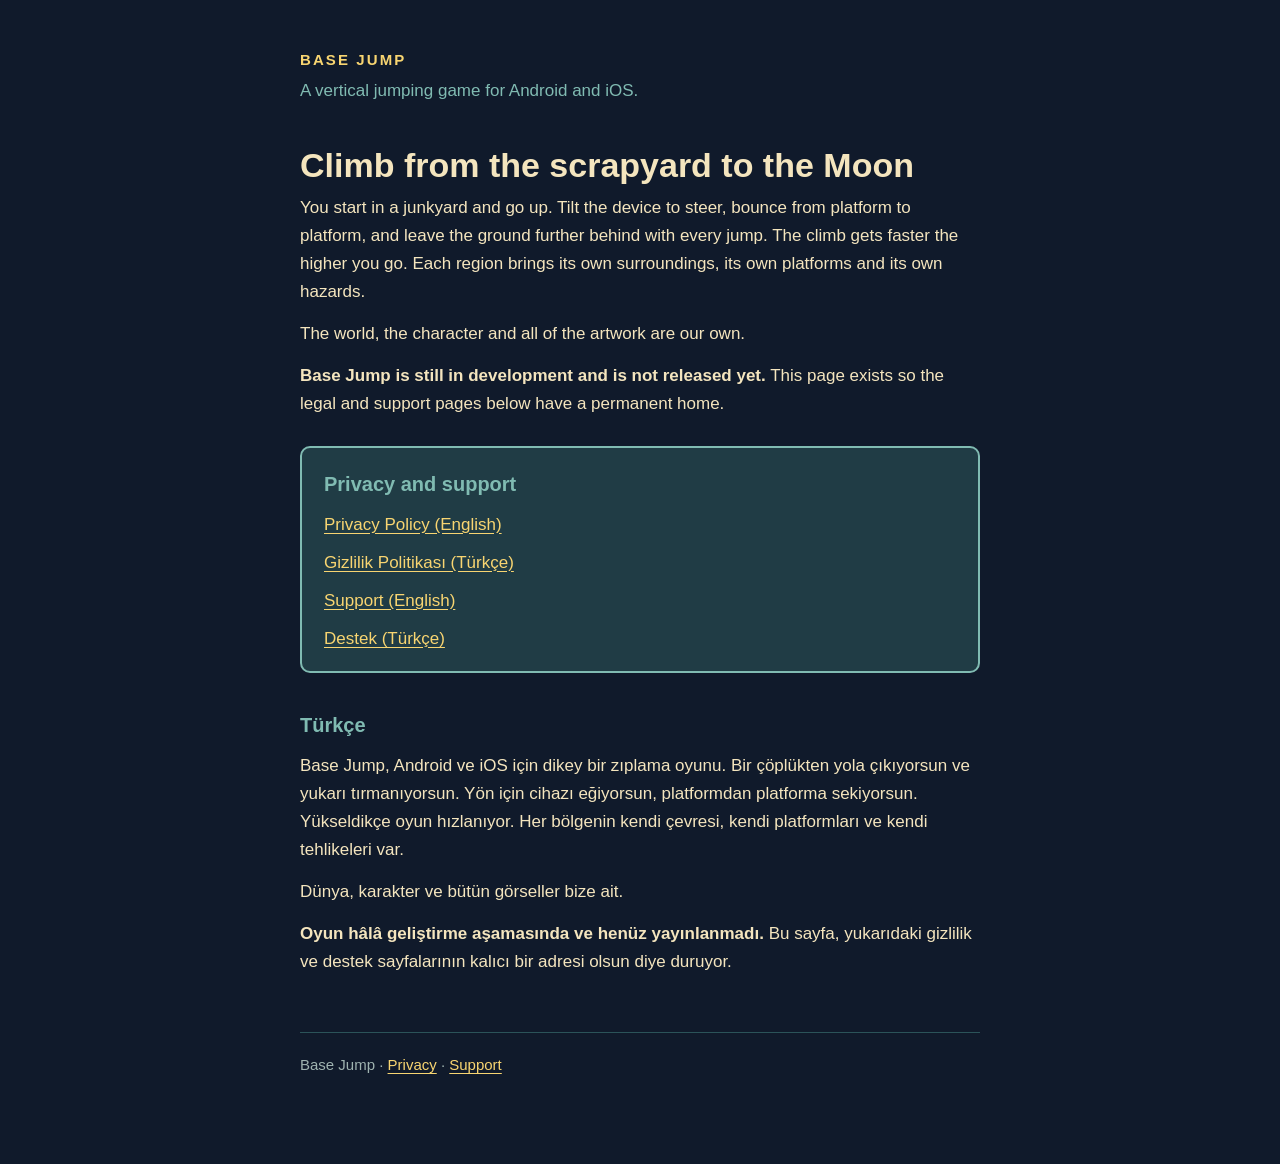
<file: index.html>
<!doctype html>
<!-- Base Jump landing page.
     Goes at the root of kutayoz.github.io, next to app-ads.txt.
     This address is what Google Play lists as the developer website and
     what the App Store lists as the marketing URL, so it must not 404. -->
<html lang="en">
<head>
<meta charset="utf-8" />
<meta name="viewport" content="width=device-width, initial-scale=1" />
<title>Base Jump</title>
<meta name="description" content="Base Jump is a vertical jumping game for Android and iOS. Climb from a scrapyard all the way to the Moon." />
<link rel="stylesheet" href="style.css" />
</head>
<body>
<div class="wrap">

  <p class="brand">Base Jump</p>
  <p class="tagline">A vertical jumping game for Android and iOS.</p>

  <h1>Climb from the scrapyard to the Moon</h1>

  <p>You start in a junkyard and go up. Tilt the device to steer, bounce from
  platform to platform, and leave the ground further behind with every jump.
  The climb gets faster the higher you go. Each region brings its own
  surroundings, its own platforms and its own hazards.</p>

  <p>The world, the character and all of the artwork are our own.</p>

  <p><strong>Base Jump is still in development and is not released yet.</strong>
  This page exists so the legal and support pages below have a permanent home.</p>

  <div class="panel">
    <h2>Privacy and support</h2>
    <ul class="links">
      <li><a href="privacy.html">Privacy Policy (English)</a></li>
      <li><a href="gizlilik.html">Gizlilik Politikası (Türkçe)</a></li>
      <li><a href="support.html">Support (English)</a></li>
      <li><a href="destek.html">Destek (Türkçe)</a></li>
    </ul>
  </div>

  <h2>Türkçe</h2>

  <p>Base Jump, Android ve iOS için dikey bir zıplama oyunu. Bir çöplükten yola
  çıkıyorsun ve yukarı tırmanıyorsun. Yön için cihazı eğiyorsun, platformdan
  platforma sekiyorsun. Yükseldikçe oyun hızlanıyor. Her bölgenin kendi
  çevresi, kendi platformları ve kendi tehlikeleri var.</p>

  <p>Dünya, karakter ve bütün görseller bize ait.</p>

  <p><strong>Oyun hâlâ geliştirme aşamasında ve henüz yayınlanmadı.</strong>
  Bu sayfa, yukarıdaki gizlilik ve destek sayfalarının kalıcı bir adresi olsun
  diye duruyor.</p>

  <p class="footer">Base Jump &middot; <a href="privacy.html">Privacy</a>
  &middot; <a href="support.html">Support</a></p>

</div>
</body>
</html>
</file>
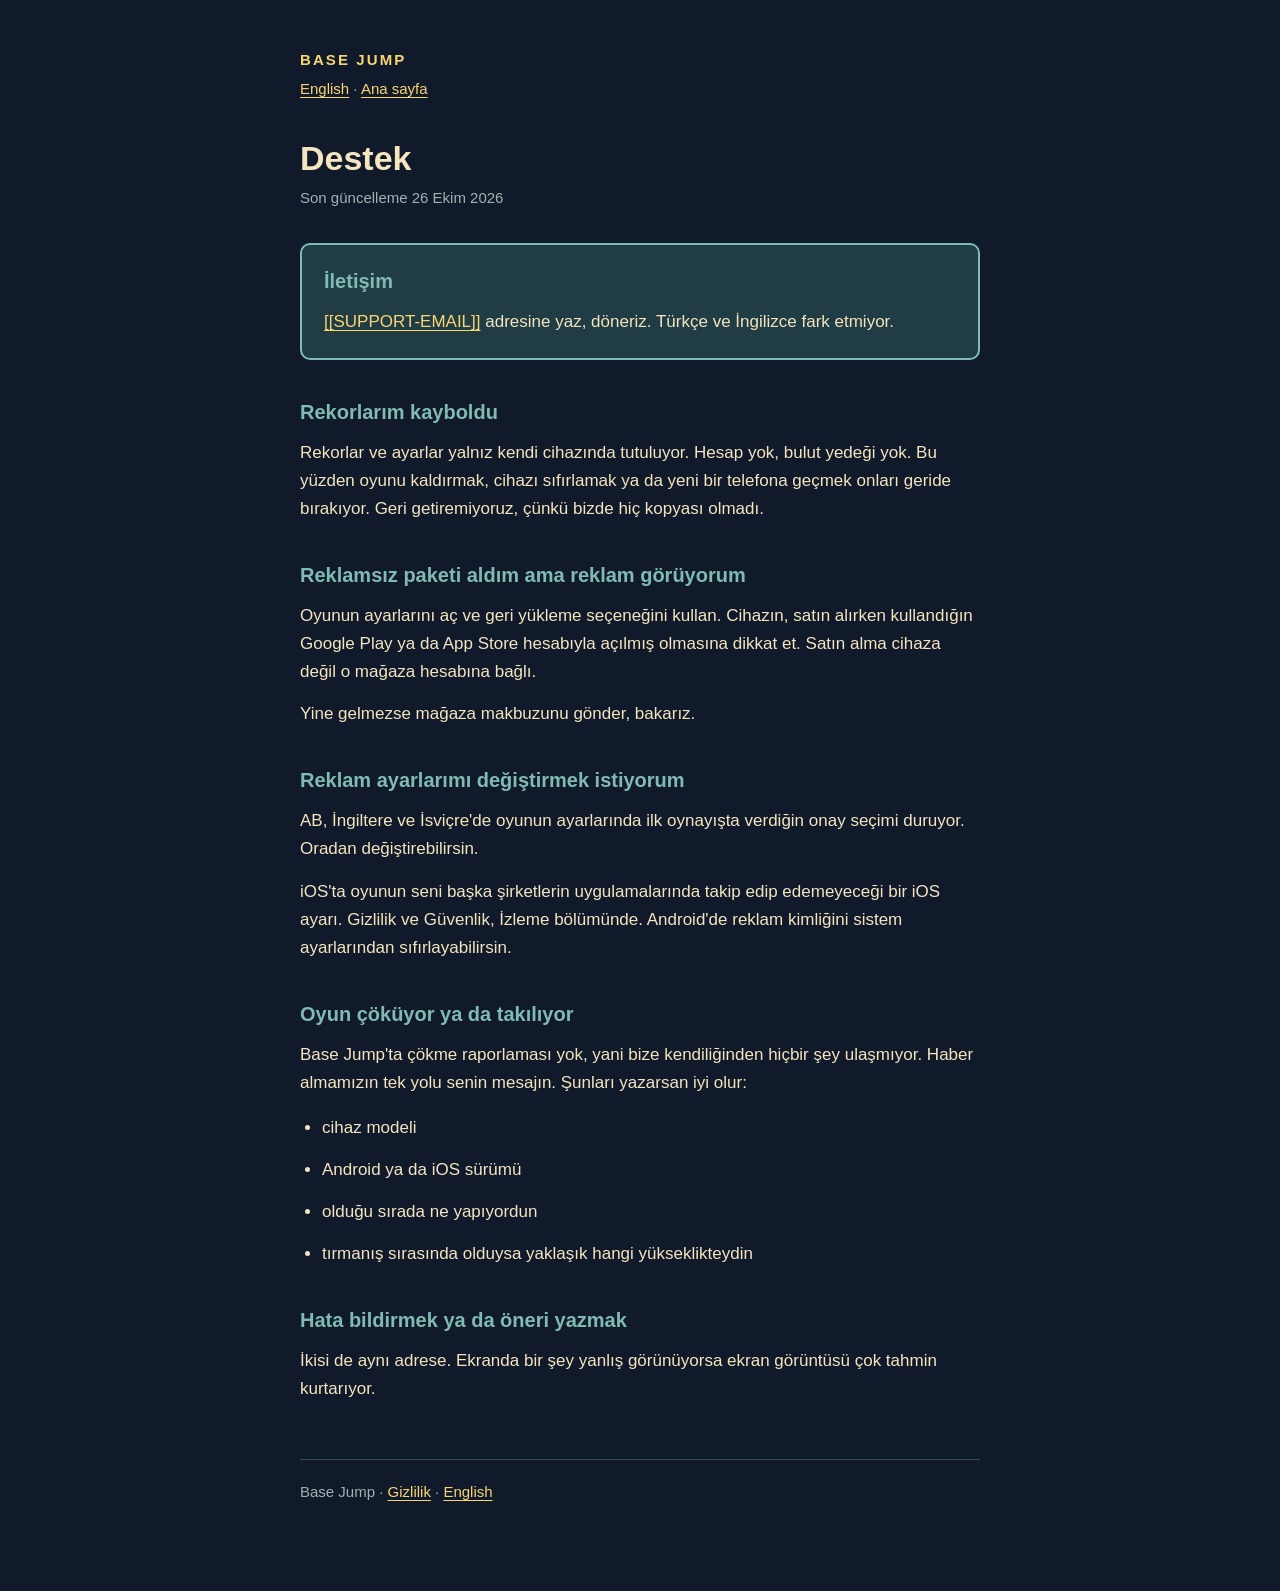
<file: destek.html>
<!doctype html>
<!-- Base Jump destek sayfası, Türkçe.
     İngilizce karşılığı support.html. İki dosya aynı şeyi söylemek zorunda.
     [[SUPPORT-EMAIL]] yer tutucudur, yayına çıkmadan önce değiştirilir.
     Asgari Android ve iOS sürümleri bilerek yazılmadı, henüz karar yok. -->
<html lang="tr">
<head>
<meta charset="utf-8" />
<meta name="viewport" content="width=device-width, initial-scale=1" />
<title>Base Jump — Destek</title>
<meta name="description" content="Base Jump yardım: kayıtlı rekorlar, reklamsız paket, reklam ayarları ve hata bildirimi." />
<link rel="stylesheet" href="style.css" />
</head>
<body>
<div class="wrap">

  <p class="brand">Base Jump</p>
  <p class="langbar"><a href="support.html">English</a> &middot; <a href="index.html">Ana sayfa</a></p>

  <h1>Destek</h1>
  <p class="meta">Son güncelleme 26 Ekim 2026</p>

  <div class="panel">
    <h2>İletişim</h2>
    <p><a href="mailto:[[SUPPORT-EMAIL]]">[[SUPPORT-EMAIL]]</a> adresine yaz,
    döneriz. Türkçe ve İngilizce fark etmiyor.</p>
  </div>

  <h2>Rekorlarım kayboldu</h2>

  <p>Rekorlar ve ayarlar yalnız kendi cihazında tutuluyor. Hesap yok, bulut
  yedeği yok. Bu yüzden oyunu kaldırmak, cihazı sıfırlamak ya da yeni bir
  telefona geçmek onları geride bırakıyor. Geri getiremiyoruz, çünkü bizde hiç
  kopyası olmadı.</p>

  <h2>Reklamsız paketi aldım ama reklam görüyorum</h2>

  <p>Oyunun ayarlarını aç ve geri yükleme seçeneğini kullan. Cihazın, satın
  alırken kullandığın Google Play ya da App Store hesabıyla açılmış olmasına
  dikkat et. Satın alma cihaza değil o mağaza hesabına bağlı.</p>

  <p>Yine gelmezse mağaza makbuzunu gönder, bakarız.</p>

  <h2>Reklam ayarlarımı değiştirmek istiyorum</h2>

  <p>AB, İngiltere ve İsviçre'de oyunun ayarlarında ilk oynayışta verdiğin onay
  seçimi duruyor. Oradan değiştirebilirsin.</p>

  <p>iOS'ta oyunun seni başka şirketlerin uygulamalarında takip edip
  edemeyeceği bir iOS ayarı. Gizlilik ve Güvenlik, İzleme bölümünde. Android'de
  reklam kimliğini sistem ayarlarından sıfırlayabilirsin.</p>

  <h2>Oyun çöküyor ya da takılıyor</h2>

  <p>Base Jump'ta çökme raporlaması yok, yani bize kendiliğinden hiçbir şey
  ulaşmıyor. Haber almamızın tek yolu senin mesajın. Şunları yazarsan iyi olur:</p>

  <ul>
    <li>cihaz modeli</li>
    <li>Android ya da iOS sürümü</li>
    <li>olduğu sırada ne yapıyordun</li>
    <li>tırmanış sırasında olduysa yaklaşık hangi yükseklikteydin</li>
  </ul>

  <h2>Hata bildirmek ya da öneri yazmak</h2>

  <p>İkisi de aynı adrese. Ekranda bir şey yanlış görünüyorsa ekran görüntüsü
  çok tahmin kurtarıyor.</p>

  <p class="footer">Base Jump &middot; <a href="gizlilik.html">Gizlilik</a>
  &middot; <a href="support.html">English</a></p>

</div>
</body>
</html>
</file>
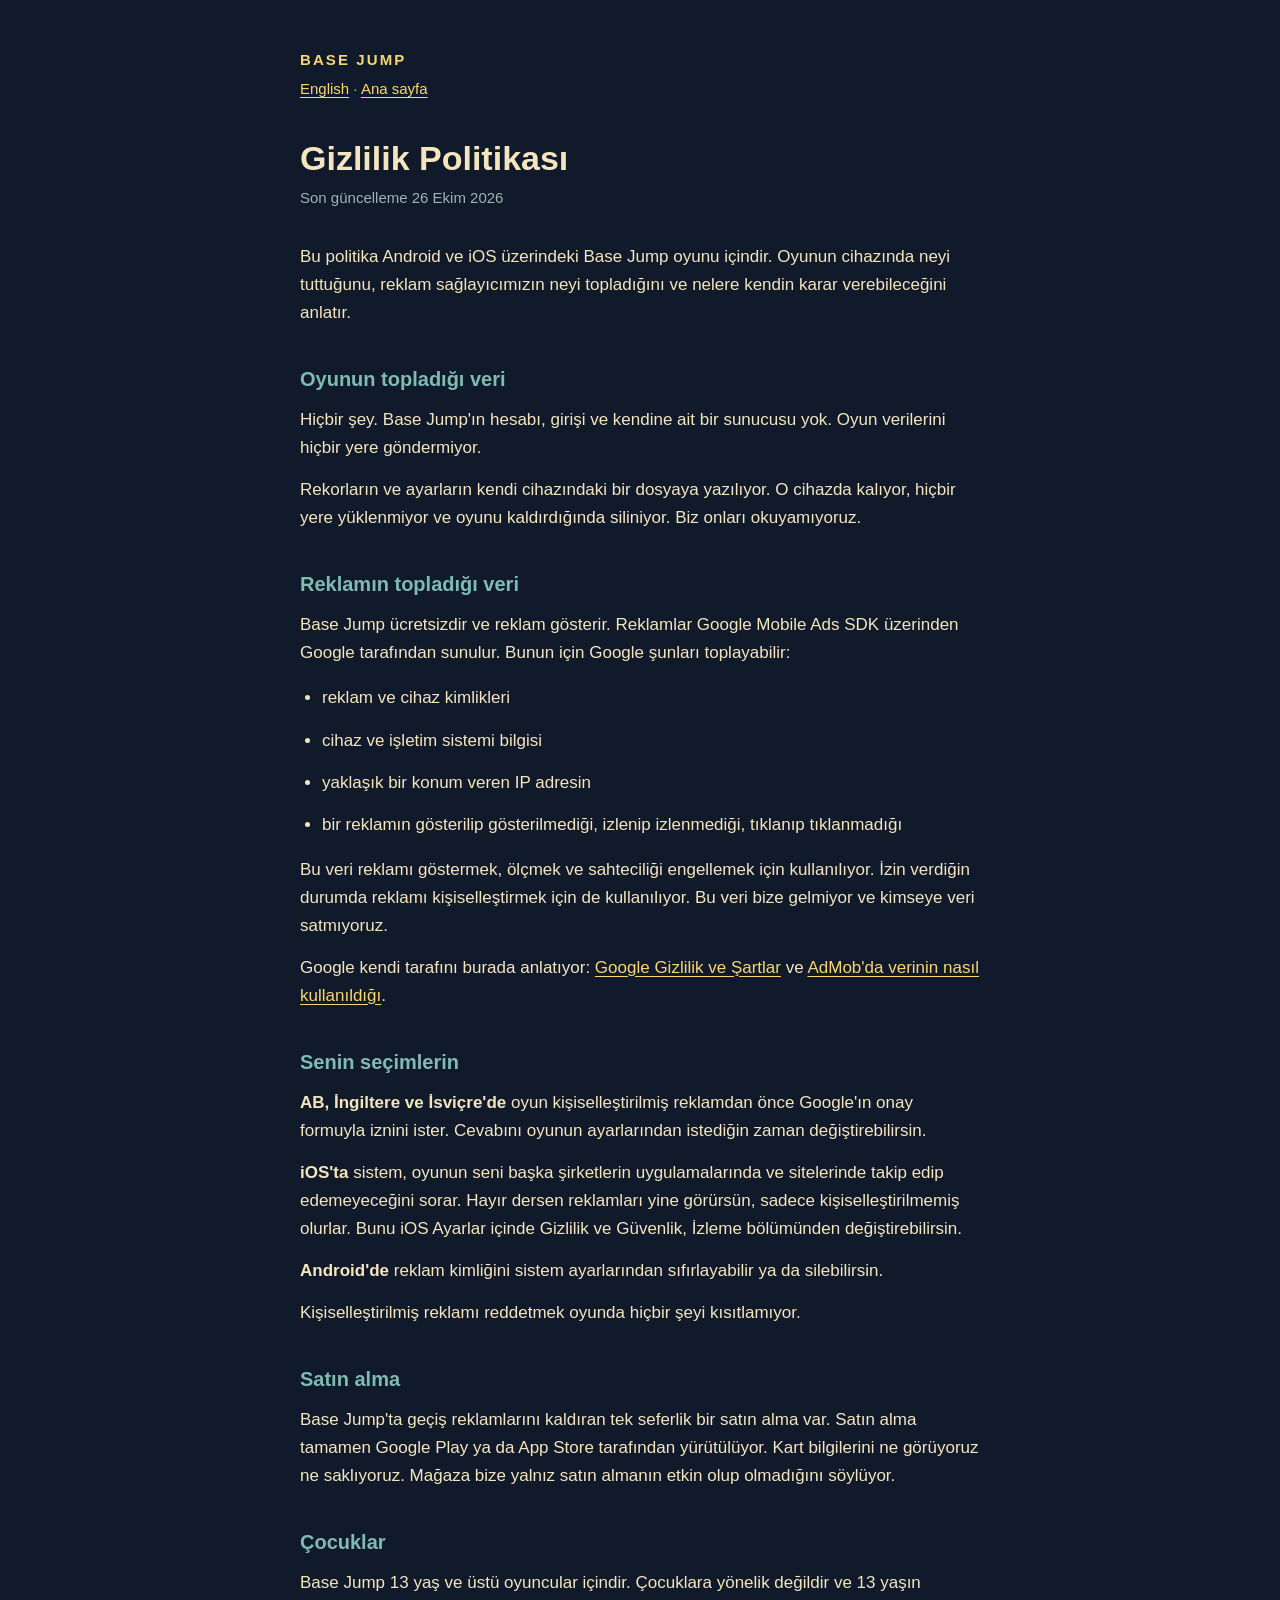
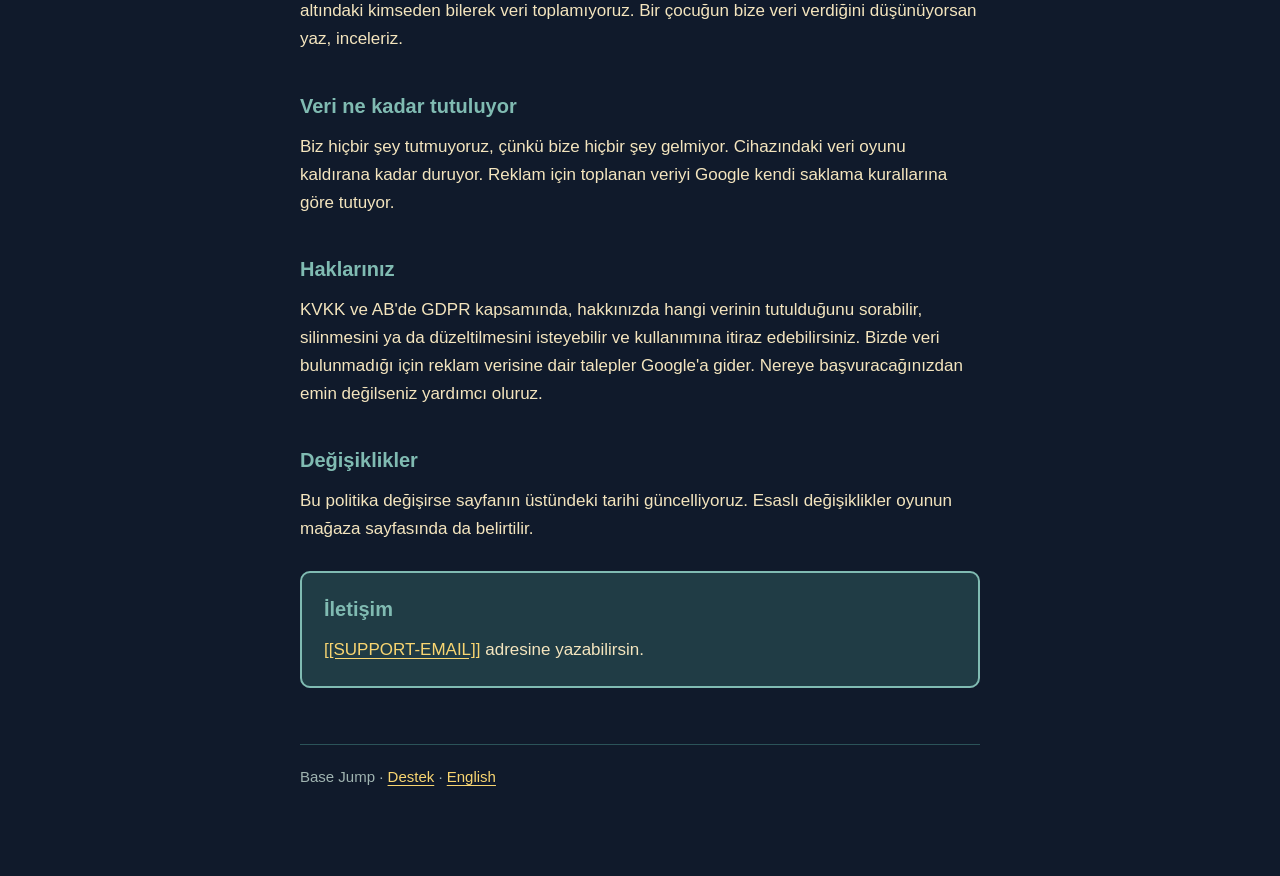
<file: gizlilik.html>
<!doctype html>
<!-- Base Jump gizlilik politikası, Türkçe.
     İngilizce karşılığı privacy.html. İki dosya aynı şeyi söylemek zorunda.
     Bir tarafı değiştiren her düzenleme öbürünü de değiştirir.
     [[SUPPORT-EMAIL]] yer tutucudur, yayına çıkmadan önce değiştirilir. -->
<html lang="tr">
<head>
<meta charset="utf-8" />
<meta name="viewport" content="width=device-width, initial-scale=1" />
<title>Base Jump — Gizlilik Politikası</title>
<meta name="description" content="Base Jump verilerle ne yapıyor: oyun cihazında ne tutuyor, reklam sağlayıcısı ne topluyor." />
<link rel="stylesheet" href="style.css" />
</head>
<body>
<div class="wrap">

  <p class="brand">Base Jump</p>
  <p class="langbar"><a href="privacy.html">English</a> &middot; <a href="index.html">Ana sayfa</a></p>

  <h1>Gizlilik Politikası</h1>
  <p class="meta">Son güncelleme 26 Ekim 2026</p>

  <p>Bu politika Android ve iOS üzerindeki Base Jump oyunu içindir. Oyunun
  cihazında neyi tuttuğunu, reklam sağlayıcımızın neyi topladığını ve nelere
  kendin karar verebileceğini anlatır.</p>

  <h2>Oyunun topladığı veri</h2>

  <p>Hiçbir şey. Base Jump'ın hesabı, girişi ve kendine ait bir sunucusu yok.
  Oyun verilerini hiçbir yere göndermiyor.</p>

  <p>Rekorların ve ayarların kendi cihazındaki bir dosyaya yazılıyor. O cihazda
  kalıyor, hiçbir yere yüklenmiyor ve oyunu kaldırdığında siliniyor. Biz onları
  okuyamıyoruz.</p>

  <h2>Reklamın topladığı veri</h2>

  <p>Base Jump ücretsizdir ve reklam gösterir. Reklamlar Google Mobile Ads SDK
  üzerinden Google tarafından sunulur. Bunun için Google şunları toplayabilir:</p>

  <ul>
    <li>reklam ve cihaz kimlikleri</li>
    <li>cihaz ve işletim sistemi bilgisi</li>
    <li>yaklaşık bir konum veren IP adresin</li>
    <li>bir reklamın gösterilip gösterilmediği, izlenip izlenmediği, tıklanıp tıklanmadığı</li>
  </ul>

  <p>Bu veri reklamı göstermek, ölçmek ve sahteciliği engellemek için
  kullanılıyor. İzin verdiğin durumda reklamı kişiselleştirmek için de
  kullanılıyor. Bu veri bize gelmiyor ve kimseye veri satmıyoruz.</p>

  <p>Google kendi tarafını burada anlatıyor:
  <a href="https://business.safety.google/privacy/">Google Gizlilik ve Şartlar</a>
  ve
  <a href="https://support.google.com/admob/answer/9012903">AdMob'da verinin nasıl kullanıldığı</a>.</p>

  <h2>Senin seçimlerin</h2>

  <p><strong>AB, İngiltere ve İsviçre'de</strong> oyun kişiselleştirilmiş
  reklamdan önce Google'ın onay formuyla iznini ister. Cevabını oyunun
  ayarlarından istediğin zaman değiştirebilirsin.</p>

  <p><strong>iOS'ta</strong> sistem, oyunun seni başka şirketlerin
  uygulamalarında ve sitelerinde takip edip edemeyeceğini sorar. Hayır dersen
  reklamları yine görürsün, sadece kişiselleştirilmemiş olurlar. Bunu iOS
  Ayarlar içinde Gizlilik ve Güvenlik, İzleme bölümünden değiştirebilirsin.</p>

  <p><strong>Android'de</strong> reklam kimliğini sistem ayarlarından
  sıfırlayabilir ya da silebilirsin.</p>

  <p>Kişiselleştirilmiş reklamı reddetmek oyunda hiçbir şeyi kısıtlamıyor.</p>

  <h2>Satın alma</h2>

  <p>Base Jump'ta geçiş reklamlarını kaldıran tek seferlik bir satın alma var.
  Satın alma tamamen Google Play ya da App Store tarafından yürütülüyor. Kart
  bilgilerini ne görüyoruz ne saklıyoruz. Mağaza bize yalnız satın almanın
  etkin olup olmadığını söylüyor.</p>

  <h2>Çocuklar</h2>

  <p>Base Jump 13 yaş ve üstü oyuncular içindir. Çocuklara yönelik değildir ve
  13 yaşın altındaki kimseden bilerek veri toplamıyoruz. Bir çocuğun bize veri
  verdiğini düşünüyorsan yaz, inceleriz.</p>

  <h2>Veri ne kadar tutuluyor</h2>

  <p>Biz hiçbir şey tutmuyoruz, çünkü bize hiçbir şey gelmiyor. Cihazındaki veri
  oyunu kaldırana kadar duruyor. Reklam için toplanan veriyi Google kendi
  saklama kurallarına göre tutuyor.</p>

  <h2>Haklarınız</h2>

  <p>KVKK ve AB'de GDPR kapsamında, hakkınızda hangi verinin tutulduğunu
  sorabilir, silinmesini ya da düzeltilmesini isteyebilir ve kullanımına itiraz
  edebilirsiniz. Bizde veri bulunmadığı için reklam verisine dair talepler
  Google'a gider. Nereye başvuracağınızdan emin değilseniz yardımcı oluruz.</p>

  <h2>Değişiklikler</h2>

  <p>Bu politika değişirse sayfanın üstündeki tarihi güncelliyoruz. Esaslı
  değişiklikler oyunun mağaza sayfasında da belirtilir.</p>

  <div class="panel">
    <h2>İletişim</h2>
    <p><a href="mailto:[[SUPPORT-EMAIL]]">[[SUPPORT-EMAIL]]</a> adresine yazabilirsin.</p>
  </div>

  <p class="footer">Base Jump &middot; <a href="destek.html">Destek</a>
  &middot; <a href="privacy.html">English</a></p>

</div>
</body>
</html>
</file>
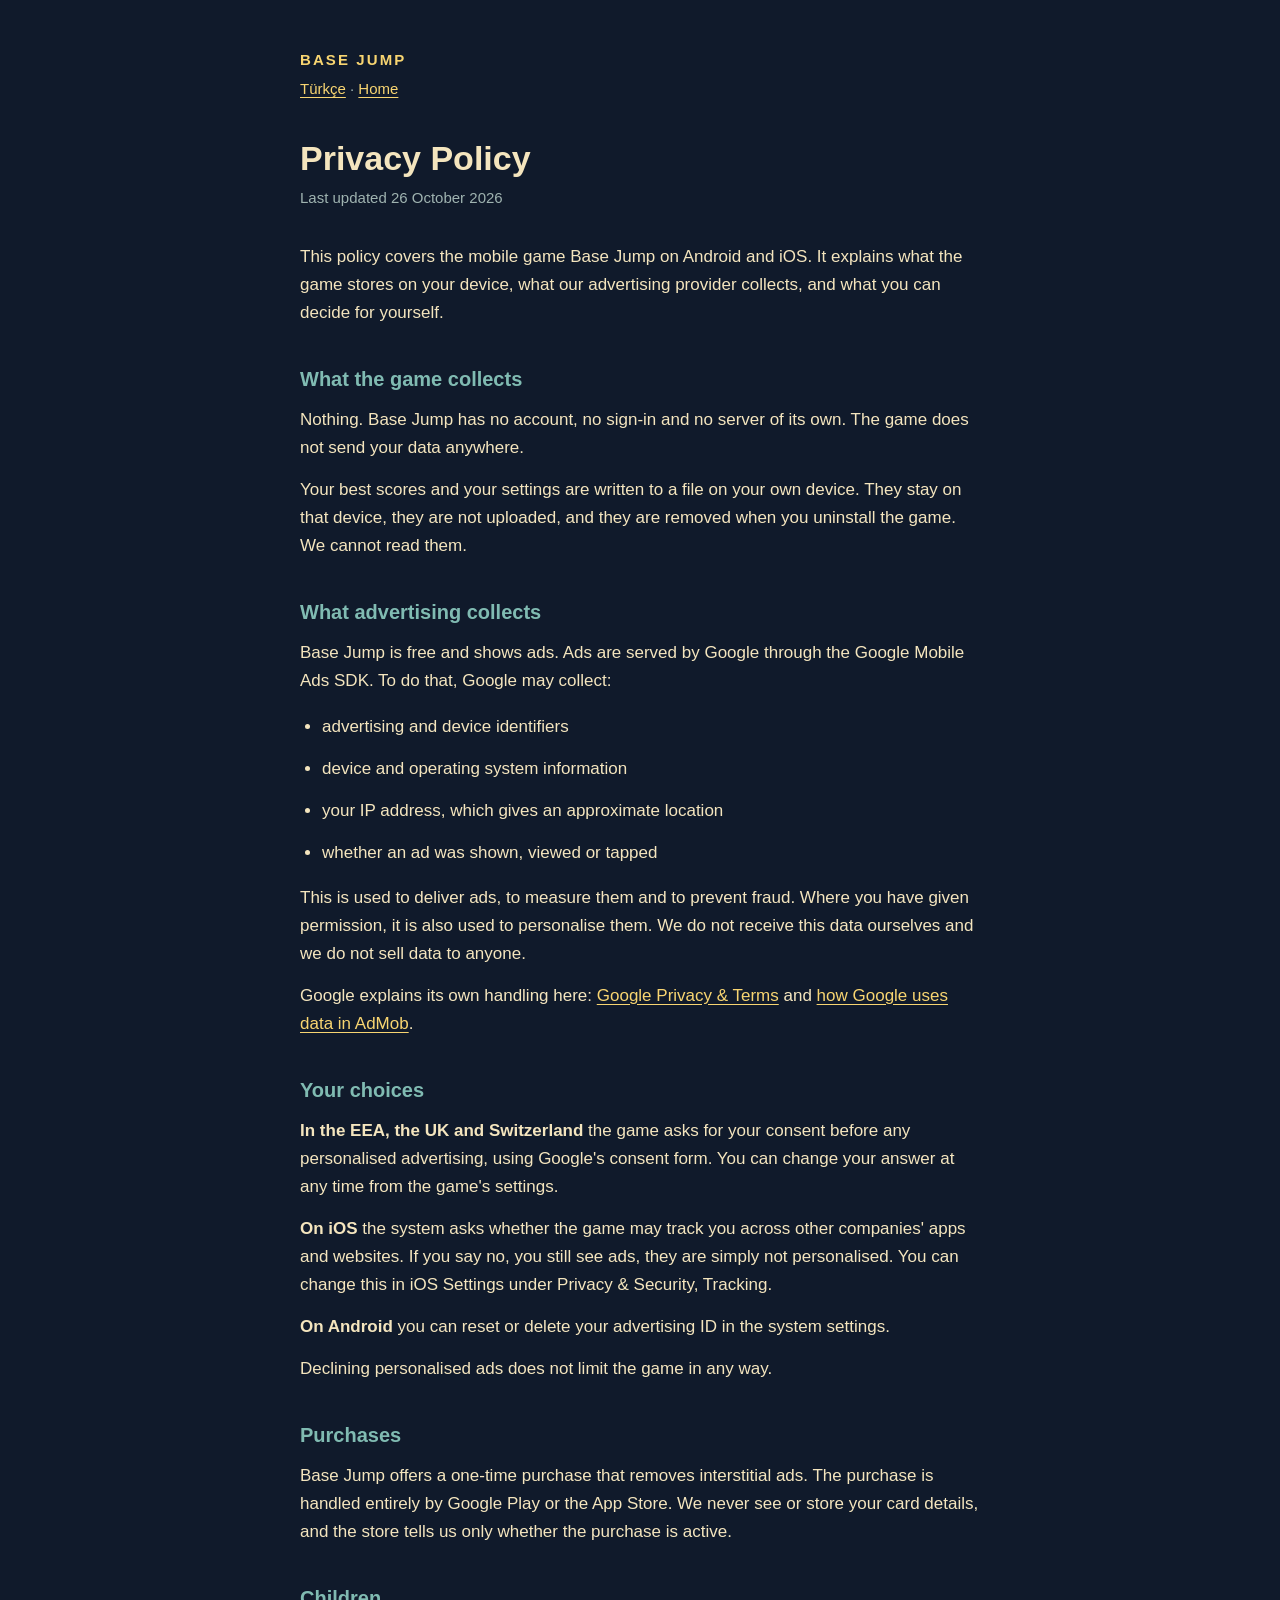
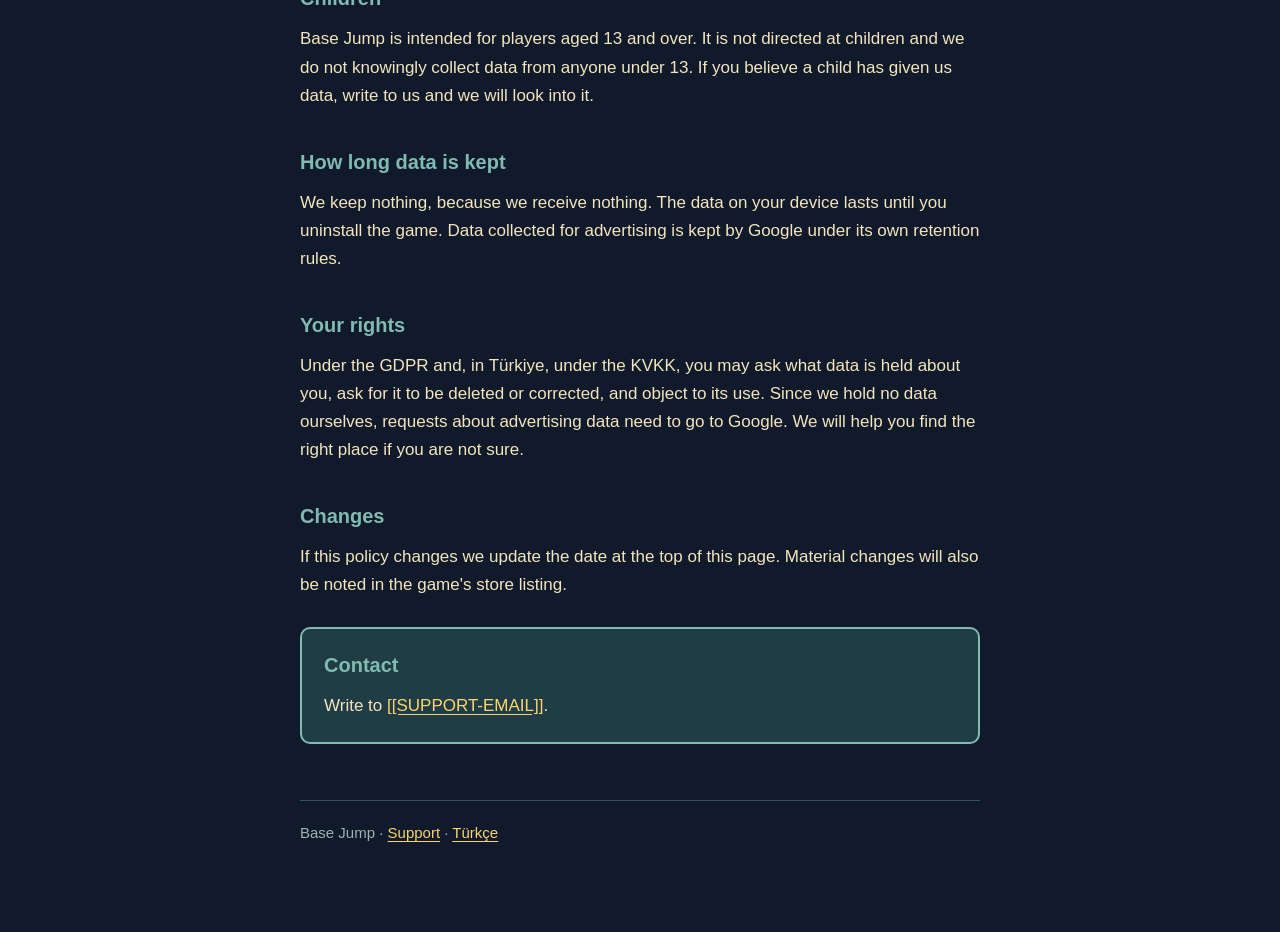
<file: privacy.html>
<!doctype html>
<!-- Base Jump privacy policy, English.

     BEFORE THIS GOES ON A STORE LISTING, CHECK THREE THINGS:

     1. [[SUPPORT-EMAIL]] is a placeholder. Replace every occurrence.
     2. The advertising section describes Google Mobile Ads, the one-time
        no-ads purchase and the consent flows decided in #72, #73, #79, #81
        and #82. None of that is implemented yet. If any of those decisions
        change, this text changes with them.
     3. The answers in the Play Data safety form and the App Store privacy
        labels (#84) must say exactly the same thing as this page. A
        mismatch is a review rejection.

     If analytics or crash reporting is ever added, this page and #84 must
     be updated in the same change. -->
<html lang="en">
<head>
<meta charset="utf-8" />
<meta name="viewport" content="width=device-width, initial-scale=1" />
<title>Base Jump — Privacy Policy</title>
<meta name="description" content="How Base Jump handles data: what the game stores on your device and what the advertising provider collects." />
<link rel="stylesheet" href="style.css" />
</head>
<body>
<div class="wrap">

  <p class="brand">Base Jump</p>
  <p class="langbar"><a href="gizlilik.html">Türkçe</a> &middot; <a href="index.html">Home</a></p>

  <h1>Privacy Policy</h1>
  <p class="meta">Last updated 26 October 2026</p>

  <p>This policy covers the mobile game Base Jump on Android and iOS. It
  explains what the game stores on your device, what our advertising provider
  collects, and what you can decide for yourself.</p>

  <h2>What the game collects</h2>

  <p>Nothing. Base Jump has no account, no sign-in and no server of its own.
  The game does not send your data anywhere.</p>

  <p>Your best scores and your settings are written to a file on your own
  device. They stay on that device, they are not uploaded, and they are
  removed when you uninstall the game. We cannot read them.</p>

  <h2>What advertising collects</h2>

  <p>Base Jump is free and shows ads. Ads are served by Google through the
  Google Mobile Ads SDK. To do that, Google may collect:</p>

  <ul>
    <li>advertising and device identifiers</li>
    <li>device and operating system information</li>
    <li>your IP address, which gives an approximate location</li>
    <li>whether an ad was shown, viewed or tapped</li>
  </ul>

  <p>This is used to deliver ads, to measure them and to prevent fraud. Where
  you have given permission, it is also used to personalise them. We do not
  receive this data ourselves and we do not sell data to anyone.</p>

  <p>Google explains its own handling here:
  <a href="https://business.safety.google/privacy/">Google Privacy &amp; Terms</a>
  and
  <a href="https://support.google.com/admob/answer/9012903">how Google uses data in AdMob</a>.</p>

  <h2>Your choices</h2>

  <p><strong>In the EEA, the UK and Switzerland</strong> the game asks for your
  consent before any personalised advertising, using Google's consent form. You
  can change your answer at any time from the game's settings.</p>

  <p><strong>On iOS</strong> the system asks whether the game may track you
  across other companies' apps and websites. If you say no, you still see ads,
  they are simply not personalised. You can change this in iOS Settings under
  Privacy &amp; Security, Tracking.</p>

  <p><strong>On Android</strong> you can reset or delete your advertising ID in
  the system settings.</p>

  <p>Declining personalised ads does not limit the game in any way.</p>

  <h2>Purchases</h2>

  <p>Base Jump offers a one-time purchase that removes interstitial ads. The
  purchase is handled entirely by Google Play or the App Store. We never see or
  store your card details, and the store tells us only whether the purchase is
  active.</p>

  <h2>Children</h2>

  <p>Base Jump is intended for players aged 13 and over. It is not directed at
  children and we do not knowingly collect data from anyone under 13. If you
  believe a child has given us data, write to us and we will look into it.</p>

  <h2>How long data is kept</h2>

  <p>We keep nothing, because we receive nothing. The data on your device lasts
  until you uninstall the game. Data collected for advertising is kept by Google
  under its own retention rules.</p>

  <h2>Your rights</h2>

  <p>Under the GDPR and, in Türkiye, under the KVKK, you may ask what data is
  held about you, ask for it to be deleted or corrected, and object to its use.
  Since we hold no data ourselves, requests about advertising data need to go to
  Google. We will help you find the right place if you are not sure.</p>

  <h2>Changes</h2>

  <p>If this policy changes we update the date at the top of this page. Material
  changes will also be noted in the game's store listing.</p>

  <div class="panel">
    <h2>Contact</h2>
    <p>Write to <a href="mailto:[[SUPPORT-EMAIL]]">[[SUPPORT-EMAIL]]</a>.</p>
  </div>

  <p class="footer">Base Jump &middot; <a href="support.html">Support</a>
  &middot; <a href="gizlilik.html">Türkçe</a></p>

</div>
</body>
</html>
</file>
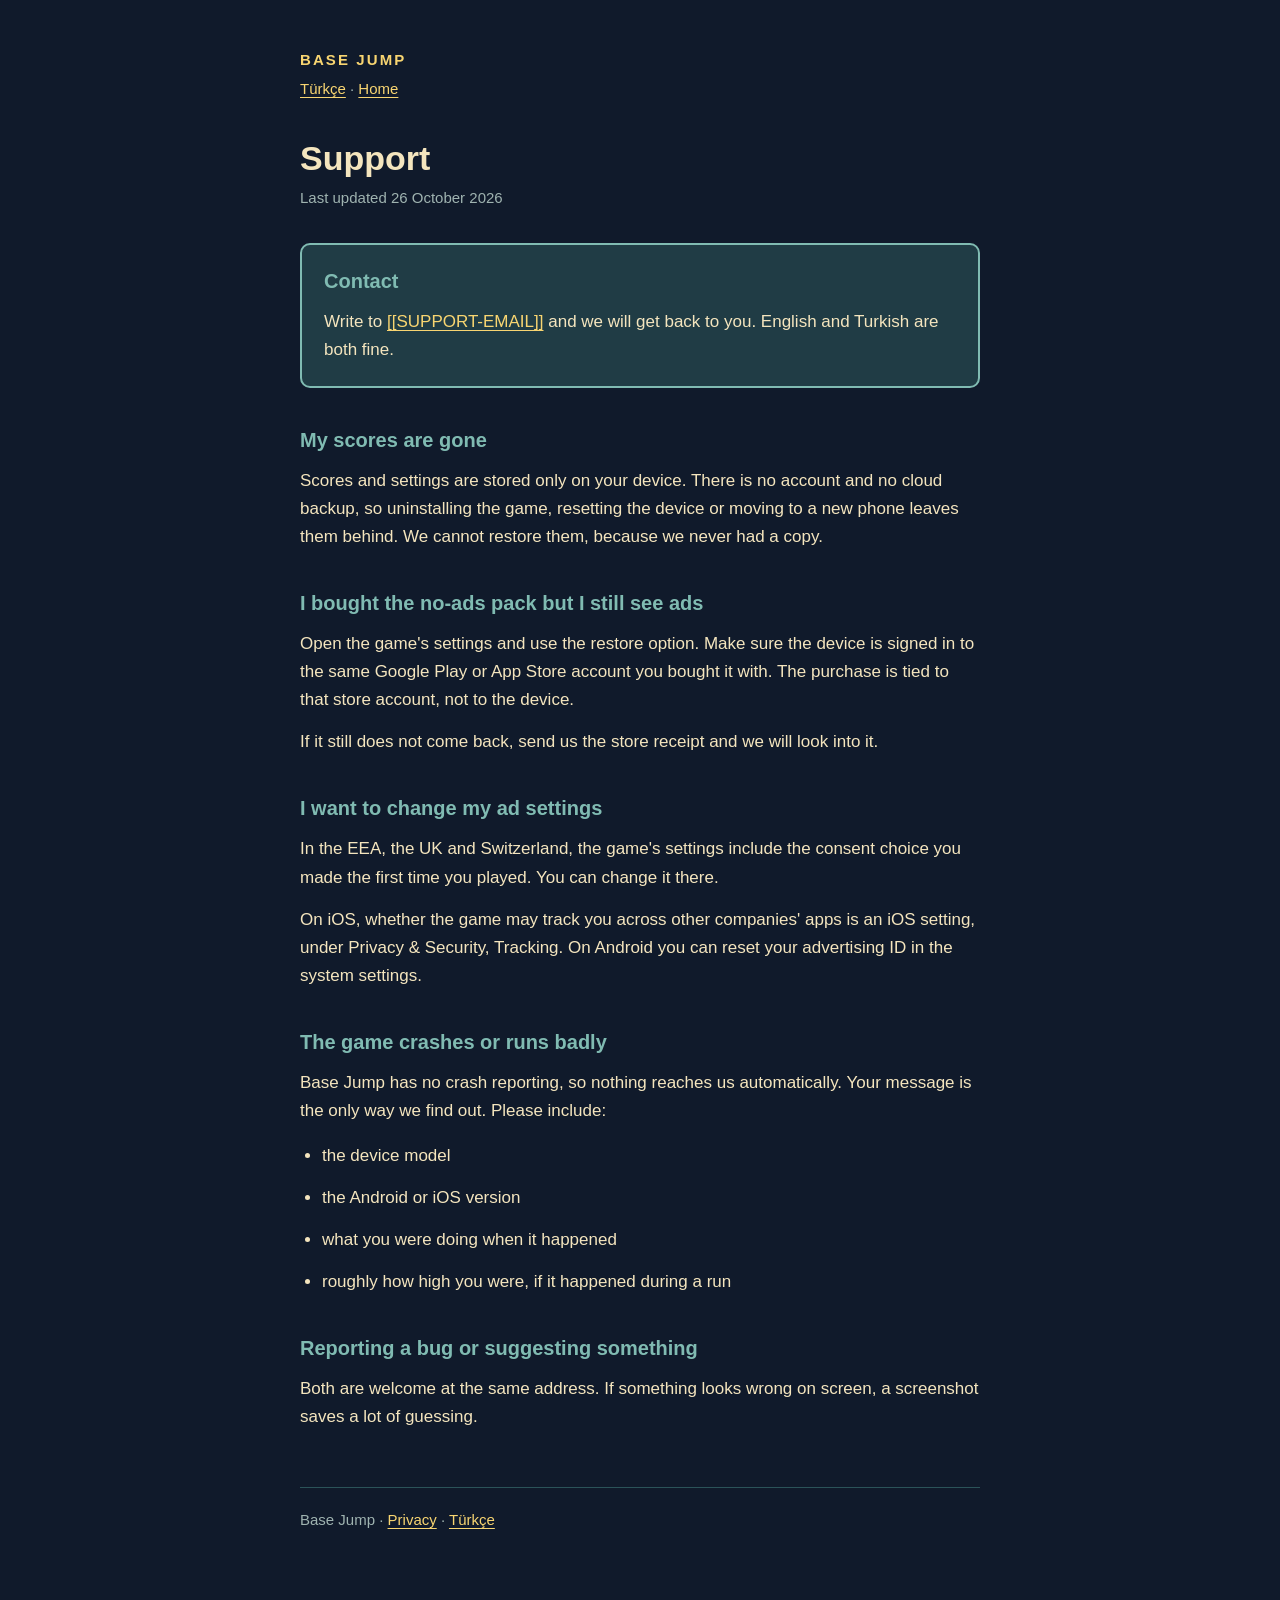
<file: support.html>
<!doctype html>
<!-- Base Jump support page, English.
     App Store Connect requires a Support URL, and this is it.

     NOTES BEFORE PUBLISHING:
     1. [[SUPPORT-EMAIL]] is a placeholder. Replace every occurrence.
     2. The no-ads purchase and the consent setting are the F6 decisions in
        #73, #79, #81 and #82. Not implemented yet. If the settings screen
        ends up naming them differently, the wording here follows it.
     3. Minimum Android and iOS versions are deliberately not stated,
        because they are not decided yet. Add them when they are. -->
<html lang="en">
<head>
<meta charset="utf-8" />
<meta name="viewport" content="width=device-width, initial-scale=1" />
<title>Base Jump — Support</title>
<meta name="description" content="Help with Base Jump: saved scores, the no-ads purchase, ad settings and bug reports." />
<link rel="stylesheet" href="style.css" />
</head>
<body>
<div class="wrap">

  <p class="brand">Base Jump</p>
  <p class="langbar"><a href="destek.html">Türkçe</a> &middot; <a href="index.html">Home</a></p>

  <h1>Support</h1>
  <p class="meta">Last updated 26 October 2026</p>

  <div class="panel">
    <h2>Contact</h2>
    <p>Write to <a href="mailto:[[SUPPORT-EMAIL]]">[[SUPPORT-EMAIL]]</a> and we
    will get back to you. English and Turkish are both fine.</p>
  </div>

  <h2>My scores are gone</h2>

  <p>Scores and settings are stored only on your device. There is no account and
  no cloud backup, so uninstalling the game, resetting the device or moving to a
  new phone leaves them behind. We cannot restore them, because we never had a
  copy.</p>

  <h2>I bought the no-ads pack but I still see ads</h2>

  <p>Open the game's settings and use the restore option. Make sure the device
  is signed in to the same Google Play or App Store account you bought it with.
  The purchase is tied to that store account, not to the device.</p>

  <p>If it still does not come back, send us the store receipt and we will look
  into it.</p>

  <h2>I want to change my ad settings</h2>

  <p>In the EEA, the UK and Switzerland, the game's settings include the consent
  choice you made the first time you played. You can change it there.</p>

  <p>On iOS, whether the game may track you across other companies' apps is an
  iOS setting, under Privacy &amp; Security, Tracking. On Android you can reset
  your advertising ID in the system settings.</p>

  <h2>The game crashes or runs badly</h2>

  <p>Base Jump has no crash reporting, so nothing reaches us automatically. Your
  message is the only way we find out. Please include:</p>

  <ul>
    <li>the device model</li>
    <li>the Android or iOS version</li>
    <li>what you were doing when it happened</li>
    <li>roughly how high you were, if it happened during a run</li>
  </ul>

  <h2>Reporting a bug or suggesting something</h2>

  <p>Both are welcome at the same address. If something looks wrong on screen,
  a screenshot saves a lot of guessing.</p>

  <p class="footer">Base Jump &middot; <a href="privacy.html">Privacy</a>
  &middot; <a href="destek.html">Türkçe</a></p>

</div>
</body>
</html>
</file>
<file: style.css>
/* Base Jump site styles.
   Palette and type are taken from the game's own theme
   (scenes/ui/theme_factory.gd): INK, CREAM, TEAL, GOLD, Nunito.

   No webfont is loaded on purpose. These pages include the privacy
   policy, and a font request would send the reader's IP to a third
   party on the very page that promises we do not do that. Nunito is
   listed first for devices that already have it. */

:root {
  --ink: #101a2b;
  --panel: #203c45;
  --cream: #f4e5be;
  --teal: #80bbb2;
  --gold: #f8d571;
  --muted: #9fb3b0;
}

* { box-sizing: border-box; }

html { -webkit-text-size-adjust: 100%; }

body {
  margin: 0;
  background: var(--ink);
  color: var(--cream);
  font: 17px/1.65 Nunito, "Nunito Sans", -apple-system, BlinkMacSystemFont,
        "Segoe UI", Roboto, Helvetica, Arial, sans-serif;
}

.wrap {
  max-width: 720px;
  margin: 0 auto;
  padding: 48px 20px 72px;
}

.brand {
  font-weight: 900;
  font-size: 15px;
  letter-spacing: 0.14em;
  text-transform: uppercase;
  color: var(--gold);
  margin: 0 0 4px;
}

.tagline {
  margin: 0 0 40px;
  color: var(--teal);
}

h1 {
  font-weight: 900;
  font-size: 34px;
  line-height: 1.2;
  margin: 0 0 8px;
}

h2 {
  font-weight: 900;
  font-size: 20px;
  margin: 36px 0 10px;
  color: var(--teal);
}

p, li { margin: 0 0 14px; }

ul { padding-left: 22px; }

.meta {
  color: var(--muted);
  font-size: 15px;
  margin: 0 0 32px;
}

a {
  color: var(--gold);
  text-decoration: underline;
  text-underline-offset: 3px;
}

a:hover, a:focus-visible { color: var(--cream); }

a:focus-visible {
  outline: 2px solid var(--teal);
  outline-offset: 3px;
  border-radius: 2px;
}

.panel {
  background: var(--panel);
  border: 2px solid var(--teal);
  border-radius: 10px;
  padding: 20px 22px 8px;
  margin: 28px 0;
}

.panel h2 { margin-top: 0; }

.links {
  list-style: none;
  padding: 0;
  margin: 0;
}

.links li { margin: 0 0 10px; }

.langbar {
  margin: 0 0 36px;
  font-size: 15px;
  color: var(--muted);
}

.footer {
  margin-top: 56px;
  padding-top: 20px;
  border-top: 1px solid #2b5359;
  color: var(--muted);
  font-size: 15px;
}

code {
  font-family: ui-monospace, SFMono-Regular, Menlo, Consolas, monospace;
  font-size: 0.92em;
  background: #182c37;
  padding: 1px 5px;
  border-radius: 4px;
}
</file>
